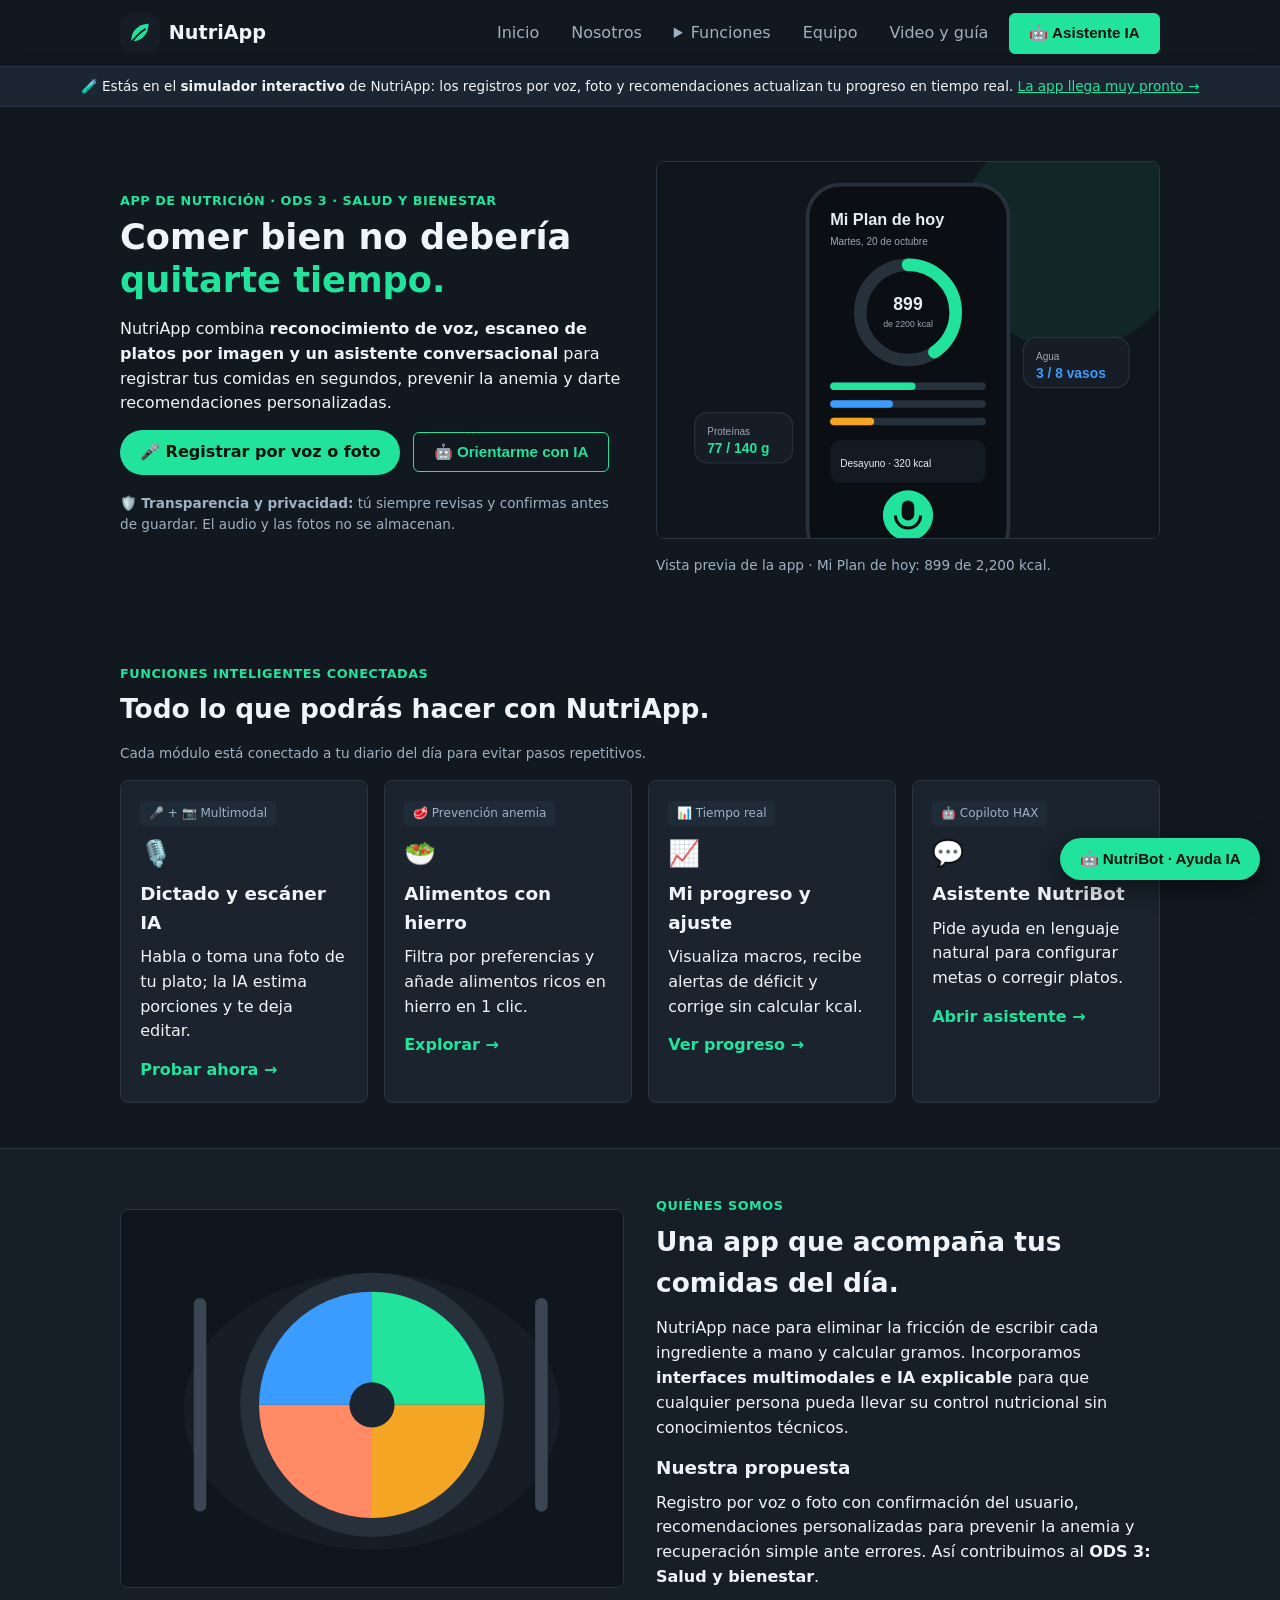
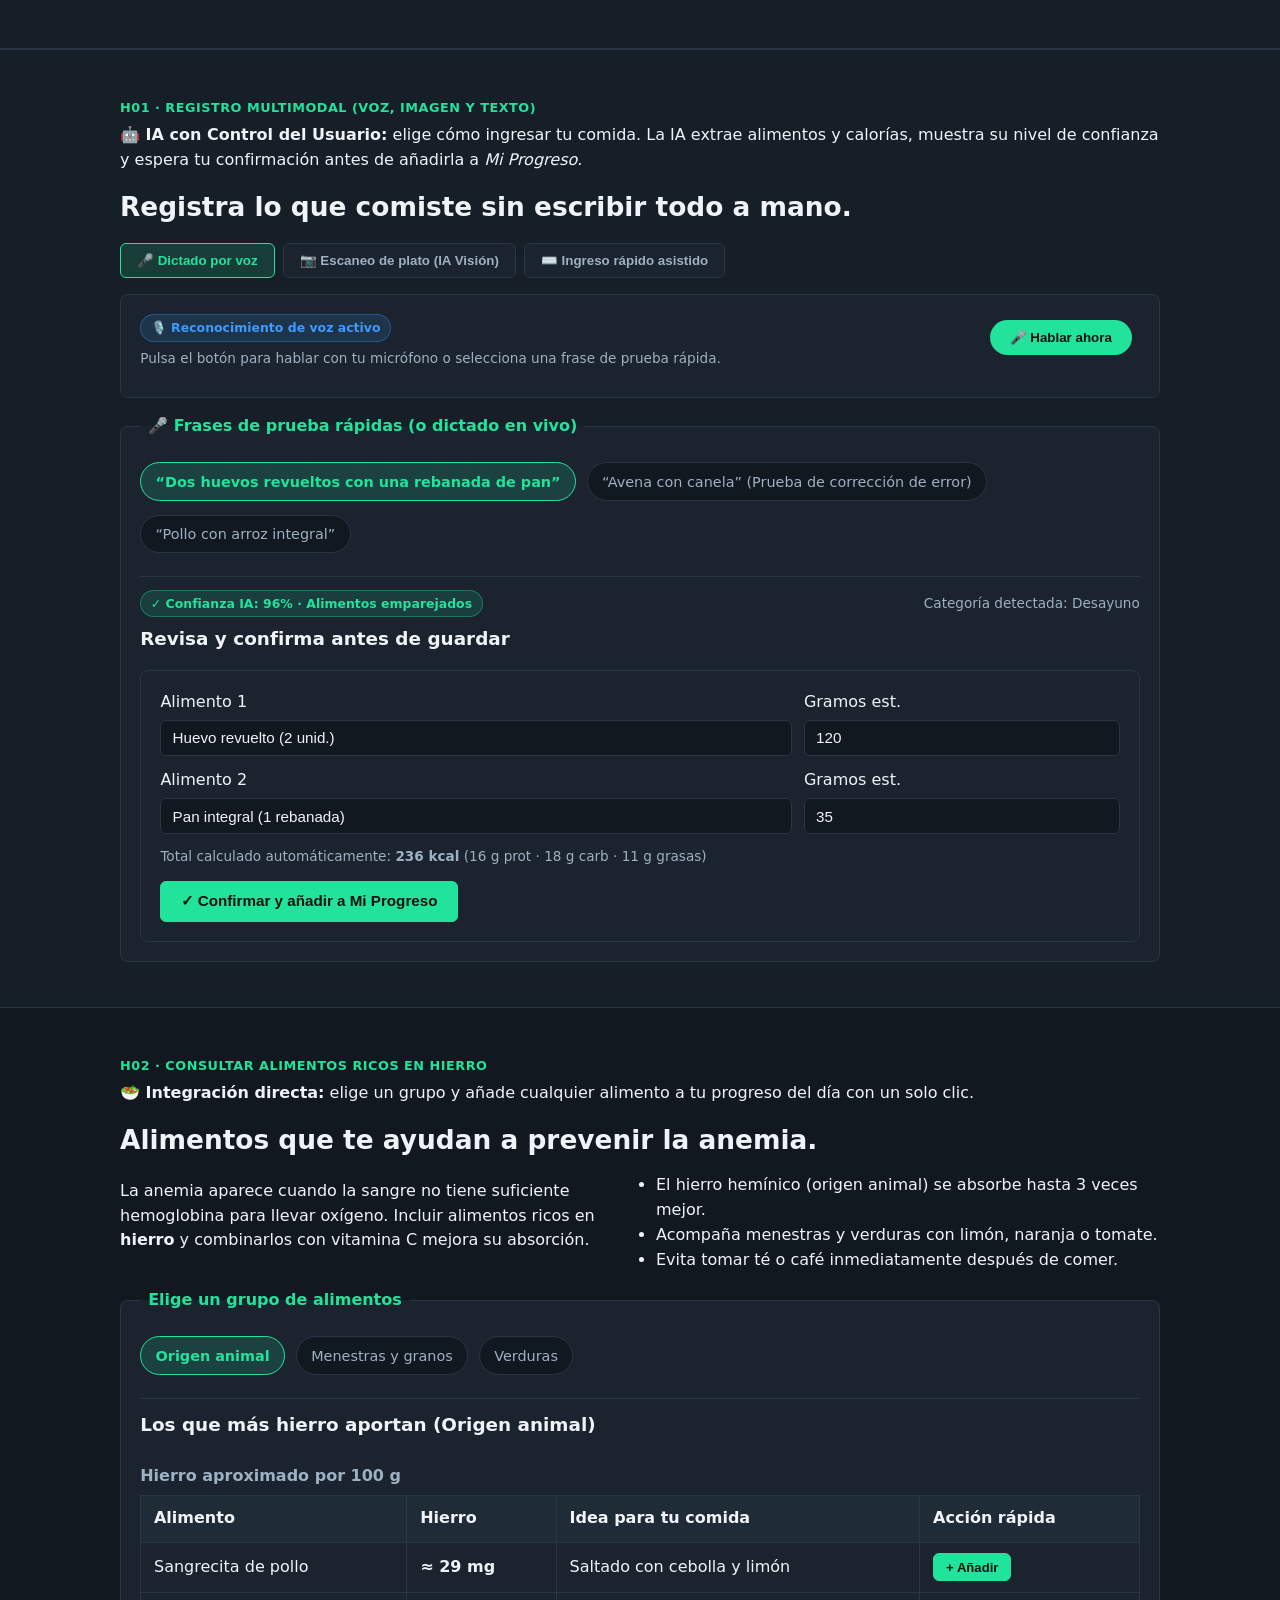
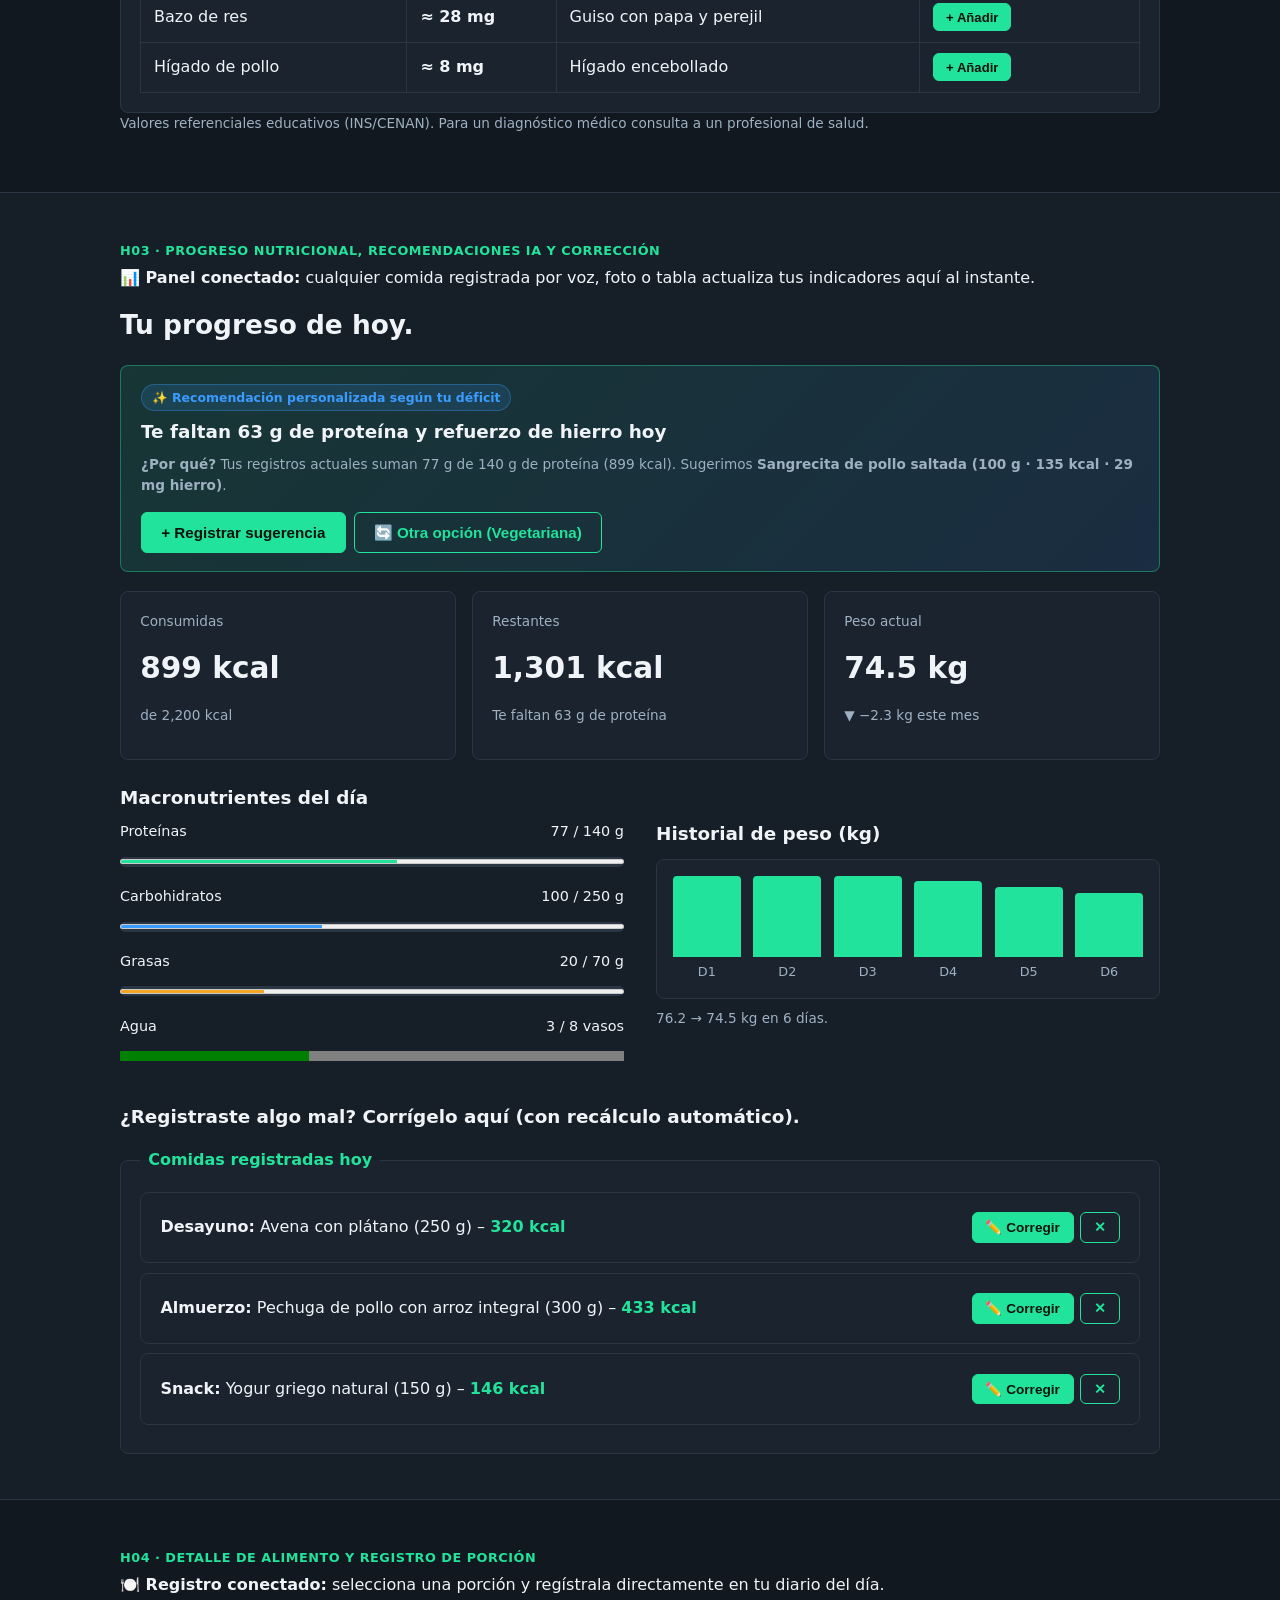
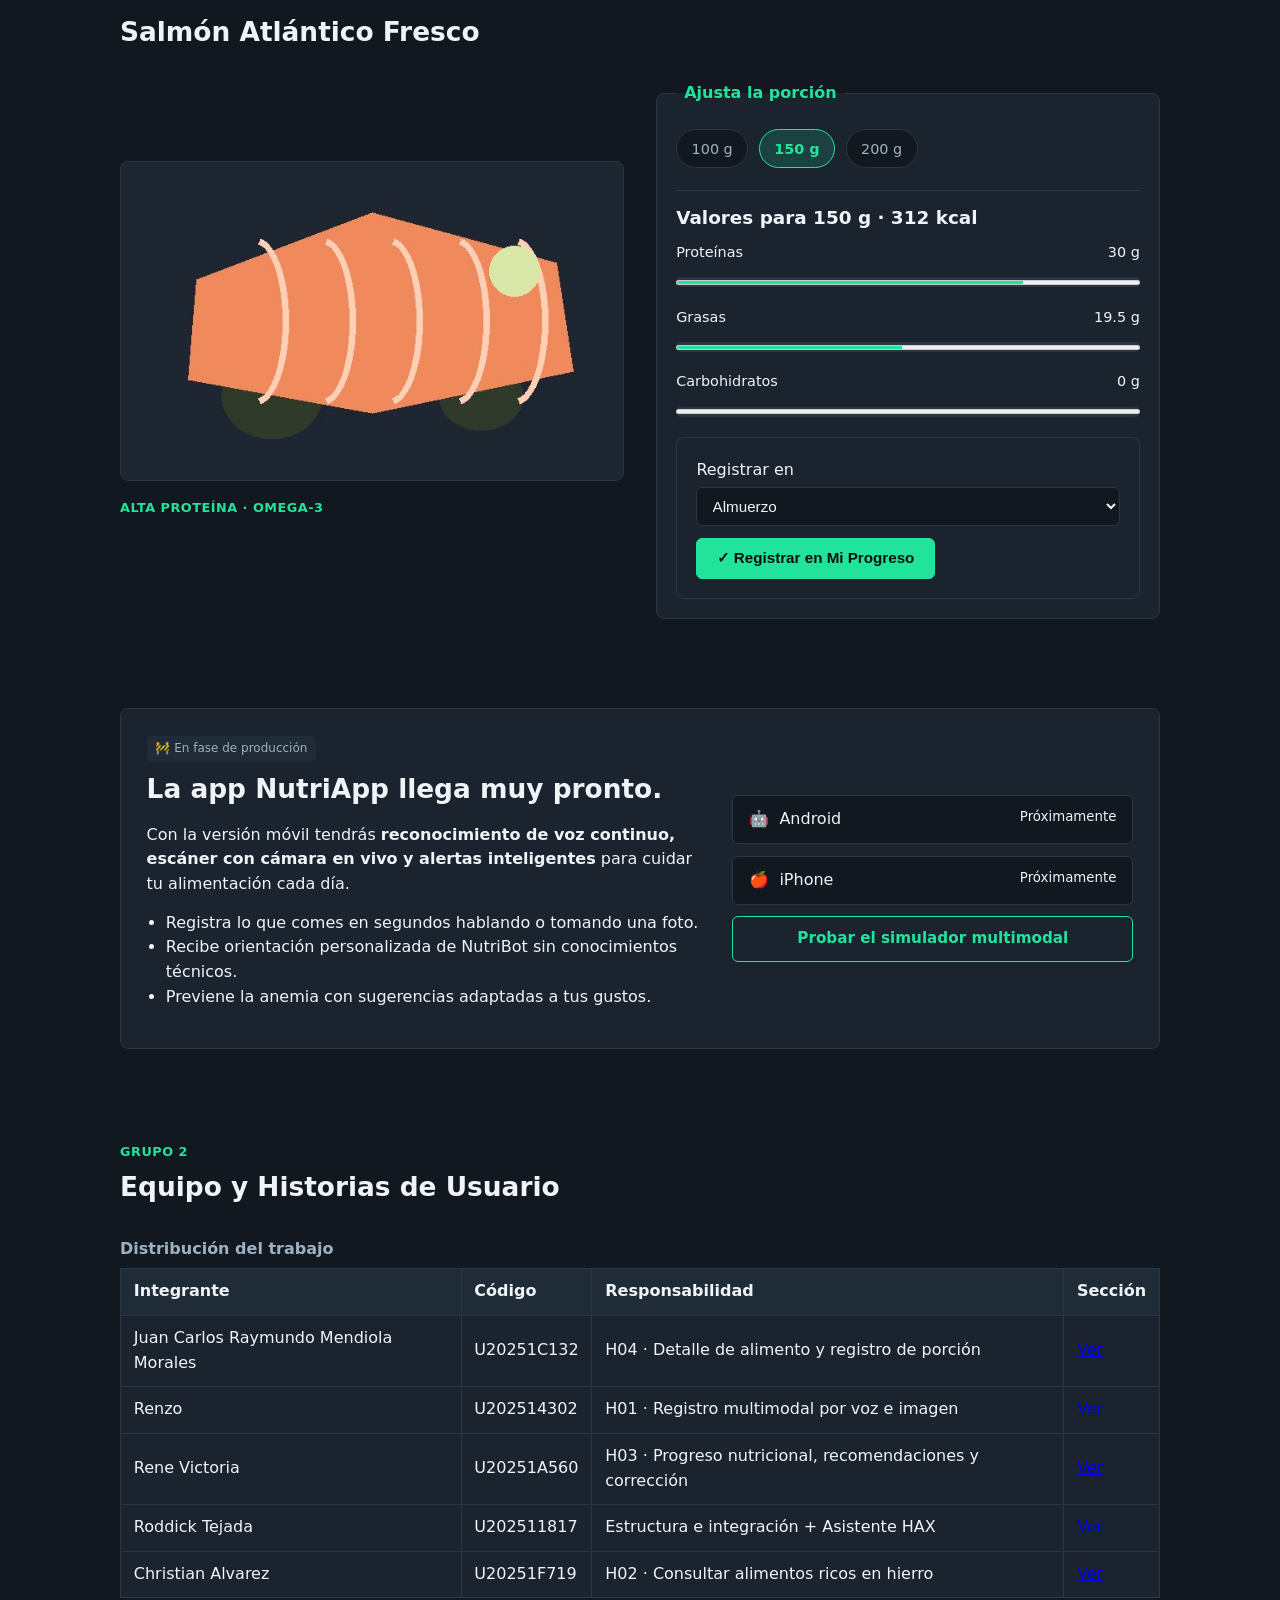
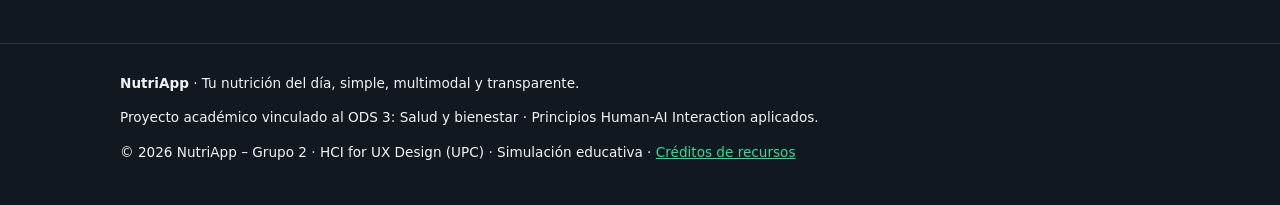
<file: index.html>
<!DOCTYPE html>
<html lang="es">
<head>
  <meta charset="UTF-8">
  <meta name="viewport" content="width=device-width, initial-scale=1.0">
  <title>Inicio | NutriApp · Asistente Nutricional con IA</title>
  <link rel="stylesheet" href="css/estilos.css">
  <link rel="icon" type="image/svg+xml" href="iconos/favicon.svg">
  <script src="js/app.js" defer></script>
  <script src="js/menu.js" defer></script>
</head>
<body>
<a class="saltar" href="#contenido">Saltar al contenido</a>

<!-- ===================================================
     ESTRUCTURA (Integrante 4): header fijo consistente
     =================================================== -->
<header class="cabecera">
  <div class="contenedor barra">
    <a class="marca" href="index.html"><img src="iconos/favicon.svg" alt="" width="40" height="40">NutriApp</a>
        <button type="button" class="btn-hamburguesa" id="btn-hamburguesa" aria-label="Abrir menú de navegación" aria-expanded="false" aria-controls="menu-principal">
      <span class="linea"></span>
      <span class="linea"></span>
      <span class="linea"></span>
    </button>
    <nav id="menu-principal" class="nav-principal" aria-label="Navegación principal">
      <ul class="menu">
        <li><a href="index.html#inicio">Inicio</a></li>
        <li><a href="index.html#nosotros">Nosotros</a></li>
        <li>
          <details class="desplegable">
            <summary>Funciones</summary>
            <ul class="submenu">
              <li><a href="index.html#voz">🎤 Registro multimodal (Voz/Foto)</a></li>
              <li><a href="index.html#hierro">🥩 Alimentos con hierro</a></li>
              <li><a href="index.html#progreso">📊 Mi progreso y corrección</a></li>
              <li><a href="index.html#detalle">🍽️ Detalle de alimento</a></li>
            </ul>
          </details>
        </li>
        <li><a href="index.html#equipo">Equipo</a></li>
        <li><a href="recursos.html">Video y guía</a></li>
        <li><button type="button" class="boton boton-menu" id="btn-abrir-nutribot-nav">🤖 Asistente IA</button></li>
      </ul>
    </nav>
  </div>
</header>

<p class="aviso-sim">🧪 Estás en el <strong>simulador interactivo</strong> de NutriApp: los registros por voz, foto y recomendaciones actualizan tu progreso en tiempo real. <a href="index.html#descargar">La app llega muy pronto →</a></p>

<main id="contenido">

  <!-- ===================================================
       INICIO (Estructura · Integrante 4)
       =================================================== -->
  <section id="inicio" class="hero contenedor dos-columnas" aria-labelledby="titulo">
    <div>
      <p class="etiqueta">App de nutrición · ODS 3 · Salud y bienestar</p>
      <h1 id="titulo">Comer bien no debería <span>quitarte tiempo.</span></h1>
      <p>NutriApp combina <strong>reconocimiento de voz, escaneo de platos por imagen y un asistente conversacional</strong> para registrar tus comidas en segundos, prevenir la anemia y darte recomendaciones personalizadas.</p>
      <a class="microfono" href="#voz">🎤 Registrar por voz o foto</a>
      <button type="button" class="boton boton-sec" id="btn-abrir-nutribot-hero">🤖 Orientarme con IA</button>
      <p class="nota" style="margin-top: 0.6rem;">🛡️ <strong>Transparencia y privacidad:</strong> tú siempre revisas y confirmas antes de guardar. El audio y las fotos no se almacenan.</p>
    </div>
    <figure class="postal">
      <img class="foto" src="imagenes/dashboard.svg" alt="Pantalla de NutriApp con calorías del día, macronutrientes y botón de micrófono" width="400" height="300">
      <figcaption>Vista previa de la app · <span id="hero-resumen-kcal">Mi Plan de hoy: 899 de 2,200 kcal.</span></figcaption>
    </figure>
  </section>

  <!-- FUNCIONES (Estructura) -->
  <section id="funciones" class="seccion contenedor" aria-labelledby="funciones-titulo">
    <p class="etiqueta">Funciones inteligentes conectadas</p>
    <h2 id="funciones-titulo">Todo lo que podrás hacer con NutriApp.</h2>
    <p class="nota">Cada módulo está conectado a tu diario del día para evitar pasos repetitivos.</p>
    <div class="funciones">
      <article class="tarjeta"><span class="chip-sim">🎤 + 📷 Multimodal</span><span class="icono" aria-hidden="true">🎙️</span><h3>Dictado y escáner IA</h3><p>Habla o toma una foto de tu plato; la IA estima porciones y te deja editar.</p><a href="#voz">Probar ahora →</a></article>
      <article class="tarjeta"><span class="chip-sim">🥩 Prevención anemia</span><span class="icono" aria-hidden="true">🥗</span><h3>Alimentos con hierro</h3><p>Filtra por preferencias y añade alimentos ricos en hierro en 1 clic.</p><a href="#hierro">Explorar →</a></article>
      <article class="tarjeta"><span class="chip-sim">📊 Tiempo real</span><span class="icono" aria-hidden="true">📈</span><h3>Mi progreso y ajuste</h3><p>Visualiza macros, recibe alertas de déficit y corrige sin calcular kcal.</p><a href="#progreso">Ver progreso →</a></article>
      <article class="tarjeta"><span class="chip-sim">🤖 Copiloto HAX</span><span class="icono" aria-hidden="true">💬</span><h3>Asistente NutriBot</h3><p>Pide ayuda en lenguaje natural para configurar metas o corregir platos.</p><a href="#progreso" id="link-tarjeta-bot">Abrir asistente →</a></article>
    </div>
  </section>

  <!-- NOSOTROS (Estructura) -->
  <section id="nosotros" class="seccion fondo">
    <div class="contenedor dos-columnas">
      <img class="foto" src="imagenes/plato.svg" alt="Plato dividido en cuatro grupos de alimentos: proteínas, carbohidratos, verduras y frutas" width="400" height="300" loading="lazy">
      <div>
        <p class="etiqueta">Quiénes somos</p>
        <h2>Una app que acompaña tus comidas del día.</h2>
        <p>NutriApp nace para eliminar la fricción de escribir cada ingrediente a mano y calcular gramos. Incorporamos <strong>interfaces multimodales e IA explicable</strong> para que cualquier persona pueda llevar su control nutricional sin conocimientos técnicos.</p>
        <h3>Nuestra propuesta</h3>
        <p>Registro por voz o foto con confirmación del usuario, recomendaciones personalizadas para prevenir la anemia y recuperación simple ante errores. Así contribuimos al <strong>ODS 3: Salud y bienestar</strong>.</p>
      </div>
    </div>
  </section>

  <!-- ===================================================
       H01 · REGISTRO MULTIMODAL DE COMIDAS (VOZ + IMAGEN + TEXTO)
       (Integrante 2 · Mejora SUS Q2, Q4, Q8 y Principios HAX)
       =================================================== -->
  <section id="voz" class="seccion fondo">
    <div class="contenedor">
      <span class="hu">H01 · Registro multimodal (Voz, Imagen y Texto)</span>
      <p class="sim"><strong>🤖 IA con Control del Usuario:</strong> elige cómo ingresar tu comida. La IA extrae alimentos y calorías, muestra su nivel de confianza y espera tu confirmación antes de añadirla a <em>Mi Progreso</em>.</p>
      <h2>Registra lo que comiste sin escribir todo a mano.</h2>

      <!-- Selector de modalidad (Control del usuario - HAX) -->
      <div class="tabs-multimodal" role="tablist" aria-label="Modo de ingreso de comida">
        <button type="button" class="tab-btn activo" data-tab="panel-voz" role="tab" aria-selected="true">🎤 Dictado por voz</button>
        <button type="button" class="tab-btn" data-tab="panel-foto" role="tab" aria-selected="false">📷 Escaneo de plato (IA Visión)</button>
        <button type="button" class="tab-btn" data-tab="panel-manual" role="tab" aria-selected="false">⌨️ Ingreso rápido asistido</button>
      </div>

      <!-- PANEL 1: RECONOCIMIENTO DE VOZ (Real Web Speech API + Ejemplos guiados) -->
      <div id="panel-voz" class="panel-multimodal activo">
        <div class="tarjeta" style="margin-bottom: 1rem;">
          <div style="display: flex; justify-content: space-between; align-items: center; flex-wrap: wrap; gap: 0.7rem;">
            <div>
              <span class="badge-ia">🎙️ Reconocimiento de voz activo</span>
              <p class="nota" style="margin-top: 0.35rem; margin-bottom: 0;">Pulsa el botón para hablar con tu micrófono o selecciona una frase de prueba rápida.</p>
            </div>
            <button type="button" id="btn-microfono-real" class="microfono" style="border: none; cursor: pointer;">🎤 Hablar ahora</button>
          </div>
          <p id="estado-voz-real" class="nota" style="margin-top: 0.6rem; margin-bottom: 0;"></p>
        </div>

        <fieldset class="orientador">
          <legend>🎤 Frases de prueba rápidas (o dictado en vivo)</legend>
          <input type="radio" name="dictado" id="d-huevos" checked><label for="d-huevos">“Dos huevos revueltos con una rebanada de pan”</label>
          <input type="radio" name="dictado" id="d-avena"><label for="d-avena">“Avena con canela” (Prueba de corrección de error)</label>
          <input type="radio" name="dictado" id="d-pollo"><label for="d-pollo">“Pollo con arroz integral”</label>

          <div class="resultados">
            <!-- Escenario 1: Alta confianza -->
            <div class="respuesta r-huevos">
              <div style="display: flex; justify-content: space-between; align-items: center; flex-wrap: wrap; gap: 0.5rem; margin-bottom: 0.5rem;">
                <span class="badge-confianza">✓ Confianza IA: 96% · Alimentos emparejados</span>
                <span class="nota">Categoría detectada: Desayuno</span>
              </div>
              <h3>Revisa y confirma antes de guardar</h3>
              <form class="formulario form-registro-directo" data-categoria="Desayuno" data-kcal="236" data-pro="16" data-carb="18" data-gra="11">
                <div class="fila">
                  <div class="campo"><label for="h1a">Alimento 1</label><input id="h1a" type="text" value="Huevo revuelto (2 unid.)" required></div>
                  <div class="campo"><label for="h1b">Gramos est.</label><input id="h1b" type="number" value="120" min="1" max="1000" required></div>
                </div>
                <div class="fila">
                  <div class="campo"><label for="h1c">Alimento 2</label><input id="h1c" type="text" value="Pan integral (1 rebanada)" required></div>
                  <div class="campo"><label for="h1d">Gramos est.</label><input id="h1d" type="number" value="35" min="1" max="1000" required></div>
                </div>
                <p class="nota">Total calculado automáticamente: <strong>236 kcal</strong> (16 g prot · 18 g carb · 11 g grasas)</p>
                <button type="submit" class="boton">✓ Confirmar y añadir a Mi Progreso</button>
              </form>
            </div>

            <!-- Escenario 2: Recuperación ante errores (HAX Error Recovery) -->
            <div class="respuesta r-avena">
              <div style="display: flex; justify-content: space-between; align-items: center; flex-wrap: wrap; gap: 0.5rem; margin-bottom: 0.5rem;">
                <span class="badge-alerta">⚠️ Baja confianza fonética (62%) · Revisar palabra</span>
                <span class="nota">Categoría detectada: Desayuno</span>
              </div>
              <h3>¿Dijiste “canela” o “panela”?</h3>
              <p class="alerta">La IA detectó ambigüedad en el segundo ingrediente. Toca la opción correcta para corregir en 1 clic sin volver a dictar:</p>
              <div class="chips-error" aria-label="Sugerencias rápidas de corrección">
                <button type="button" class="chip-opcion" data-target="h2c" data-val="Canela molida" data-kcal-target="kcal-avena" data-new-kcal="155">✓ Canela molida (155 kcal)</button>
                <button type="button" class="chip-opcion" data-target="h2c" data-val="Panela granulada" data-kcal-target="kcal-avena" data-new-kcal="185">Panela granulada (185 kcal)</button>
                <button type="button" class="chip-opcion" data-target="h2c" data-val="Vainilla" data-kcal-target="kcal-avena" data-new-kcal="152">Vainilla (152 kcal)</button>
              </div>
              <form class="formulario form-registro-directo" id="form-avena-voz" data-categoria="Desayuno" data-kcal="185" data-pro="5" data-carb="32" data-gra="3">
                <div class="fila">
                  <div class="campo"><label for="h2a">Alimento 1</label><input id="h2a" type="text" value="Avena cocida" required></div>
                  <div class="campo"><label for="h2b">Gramos</label><input id="h2b" type="number" value="150" min="1" max="1000" required></div>
                </div>
                <div class="fila">
                  <div class="campo"><label for="h2c">Alimento 2 (resaltado para revisión)</label><input id="h2c" class="campo-dudoso" type="text" value="Panela" required></div>
                  <div class="campo"><label for="h2d">Gramos</label><input id="h2d" type="number" value="5" min="1" max="1000" required></div>
                </div>
                <p class="nota">Total recalculado: <strong id="kcal-avena">185</strong> <strong>kcal</strong></p>
                <button type="submit" class="boton">✓ Confirmar y añadir a Mi Progreso</button>
              </form>
            </div>

            <!-- Escenario 3: Almuerzo -->
            <div class="respuesta r-pollo">
              <div style="display: flex; justify-content: space-between; align-items: center; flex-wrap: wrap; gap: 0.5rem; margin-bottom: 0.5rem;">
                <span class="badge-confianza">✓ Confianza IA: 94% · Alimentos emparejados</span>
                <span class="nota">Categoría detectada: Almuerzo</span>
              </div>
              <h3>Revisa y confirma antes de guardar</h3>
              <form class="formulario form-registro-directo" data-categoria="Almuerzo" data-kcal="433" data-pro="50" data-carb="38" data-gra="7">
                <div class="fila">
                  <div class="campo"><label for="h3a">Alimento 1</label><input id="h3a" type="text" value="Pechuga de pollo a la plancha" required></div>
                  <div class="campo"><label for="h3b">Gramos est.</label><input id="h3b" type="number" value="150" min="1" max="1000" required></div>
                </div>
                <div class="fila">
                  <div class="campo"><label for="h3c">Alimento 2</label><input id="h3c" type="text" value="Arroz integral cocido" required></div>
                  <div class="campo"><label for="h3d">Gramos est.</label><input id="h3d" type="number" value="150" min="1" max="1000" required></div>
                </div>
                <p class="nota">Total calculado automáticamente: <strong>433 kcal</strong> (50 g prot · 38 g carb · 7 g grasas)</p>
                <button type="submit" class="boton">✓ Confirmar y añadir a Mi Progreso</button>
              </form>
            </div>
          </div>
        </fieldset>
      </div>

      <!-- PANEL 2: RECONOCIMIENTO DE IMÁGENES (IA Visión) -->
      <div id="panel-foto" class="panel-multimodal">
        <div class="formulario">
          <div style="display: flex; justify-content: space-between; align-items: center; flex-wrap: wrap; gap: 0.5rem; margin-bottom: 0.8rem;">
            <span class="badge-ia">📷 Visión por Computadora · Estimación de volumen</span>
            <span class="nota">Privacidad: la imagen se procesa localmente y no se guarda</span>
          </div>
          <h3>Sube una foto de tu plato o prueba un escaneo de ejemplo</h3>
          <p class="nota">La IA detecta los alimentos visibles y estima su peso en gramos para evitarte cálculos manuales.</p>
          <div style="display: flex; gap: 0.6rem; flex-wrap: wrap; margin: 0.8rem 0;">
            <label class="boton" for="input-foto-plato" style="cursor: pointer;">📸 Seleccionar foto de comida</label>
            <input type="file" id="input-foto-plato" accept="image/*" style="display: none;">
            <button type="button" class="boton boton-ia" id="btn-simular-foto-sangrecita">🧪 Simular foto: Sangrecita con papa y limón</button>
            <button type="button" class="boton boton-ia" id="btn-simular-foto-salmon">🧪 Simular foto: Salmón con ensalada</button>
          </div>
          <div id="resultado-escaneo-foto" style="display: none; margin-top: 1rem; padding-top: 1rem; border-top: 1px solid var(--borde);">
            <span class="badge-confianza" id="foto-badge-confianza">✓ Detección visual: 91% de confianza</span>
            <h4 id="foto-titulo-detectado" style="margin: 0.5rem 0;">Plato detectado</h4>
            <p class="nota" id="foto-explicacion-ia">Estimación basada en área del plato estándar (24 cm).</p>
            <form id="form-confirmar-foto" class="formulario" style="background: var(--fondo);">
              <div class="fila">
                <div class="campo"><label for="foto-alimento">Alimento detectado (editable)</label><input id="foto-alimento" type="text" required></div>
                <div class="campo"><label for="foto-gramos">Gramos estimados</label><input id="foto-gramos" type="number" min="1" max="1500" required></div>
              </div>
              <p class="nota">Nutrientes estimados: <strong id="foto-resumen-nutrientes">0 kcal</strong></p>
              <button type="submit" class="boton">✓ Confirmar y añadir a Mi Progreso</button>
            </form>
          </div>
        </div>
      </div>

      <!-- PANEL 3: INGRESO RÁPIDO ASISTIDO (Fallback accesible) -->
      <div id="panel-manual" class="panel-multimodal">
        <form id="form-ingreso-rapido" class="formulario">
          <span class="badge-confianza">⌨️ Autocompletado nutricional inteligente</span>
          <h3 style="margin-top: 0.4rem;">Escribe el alimento y la porción; NutriApp calcula las calorías</h3>
          <div class="fila-tres">
            <div class="campo">
              <label for="rapido-alimento">Alimento</label>
              <input id="rapido-alimento" type="text" placeholder="Ej. Lentejas guisadas con ensalada" required>
            </div>
            <div class="campo">
              <label for="rapido-gramos">Gramos</label>
              <input id="rapido-gramos" type="number" value="200" min="10" max="1500" required>
            </div>
            <div class="campo">
              <label for="rapido-categoria">Momento</label>
              <select id="rapido-categoria">
                <option>Desayuno</option>
                <option selected>Almuerzo</option>
                <option>Cena</option>
                <option>Snack</option>
              </select>
            </div>
          </div>
          <button type="submit" class="boton">✓ Calcular y registrar en Mi Progreso</button>
        </form>
      </div>
    </div>
  </section>

  <!-- ===================================================
       H02 · CONSULTAR ALIMENTOS RICOS EN HIERRO (Integrante 5)
       Conectado directamente al diario (Soluciona Q5 SUS)
       =================================================== -->
  <section id="hierro" class="seccion contenedor">
    <span class="hu">H02 · Consultar alimentos ricos en hierro</span>
    <p class="sim"><strong>🥗 Integración directa:</strong> elige un grupo y añade cualquier alimento a tu progreso del día con un solo clic.</p>
    <h2>Alimentos que te ayudan a prevenir la anemia.</h2>
    <div class="dos-columnas">
      <div>
        <p>La anemia aparece cuando la sangre no tiene suficiente hemoglobina para llevar oxígeno. Incluir alimentos ricos en <strong>hierro</strong> y combinarlos con vitamina C mejora su absorción.</p>
      </div>
      <ul>
        <li>El hierro hemínico (origen animal) se absorbe hasta 3 veces mejor.</li>
        <li>Acompaña menestras y verduras con limón, naranja o tomate.</li>
        <li>Evita tomar té o café inmediatamente después de comer.</li>
      </ul>
    </div>
    <fieldset class="orientador">
      <legend>Elige un grupo de alimentos</legend>
      <input type="radio" name="grupo" id="g-animal" checked><label for="g-animal">Origen animal</label>
      <input type="radio" name="grupo" id="g-legumbres"><label for="g-legumbres">Menestras y granos</label>
      <input type="radio" name="grupo" id="g-verduras"><label for="g-verduras">Verduras</label>
      <div class="resultados">
        <div class="respuesta r-animal">
          <h3>Los que más hierro aportan (Origen animal)</h3>
          <div class="tabla-scroll"><table>
            <caption>Hierro aproximado por 100 g</caption>
            <thead><tr><th scope="col">Alimento</th><th scope="col">Hierro</th><th scope="col">Idea para tu comida</th><th scope="col">Acción rápida</th></tr></thead>
            <tbody>
              <tr><td>Sangrecita de pollo</td><td><strong>≈ 29 mg</strong></td><td>Saltado con cebolla y limón</td><td><button type="button" class="boton btn-add-hierro" style="padding: 0.35rem 0.75rem; font-size: 0.82rem;" data-nombre="Sangrecita de pollo (100g)" data-gramos="100" data-kcal="135" data-pro="22" data-carb="2" data-gra="4">+ Añadir</button></td></tr>
              <tr><td>Bazo de res</td><td><strong>≈ 28 mg</strong></td><td>Guiso con papa y perejil</td><td><button type="button" class="boton btn-add-hierro" style="padding: 0.35rem 0.75rem; font-size: 0.82rem;" data-nombre="Bazo de res guisado (100g)" data-gramos="100" data-kcal="142" data-pro="24" data-carb="1" data-gra="4">+ Añadir</button></td></tr>
              <tr><td>Hígado de pollo</td><td><strong>≈ 8 mg</strong></td><td>Hígado encebollado</td><td><button type="button" class="boton btn-add-hierro" style="padding: 0.35rem 0.75rem; font-size: 0.82rem;" data-nombre="Hígado de pollo (100g)" data-gramos="100" data-kcal="167" data-pro="24" data-carb="1" data-gra="6">+ Añadir</button></td></tr>
            </tbody>
          </table></div>
        </div>
        <div class="respuesta r-legumbres">
          <h3>Opciones vegetales para tu almuerzo</h3>
          <div class="tabla-scroll"><table>
            <caption>Hierro aproximado por 100 g</caption>
            <thead><tr><th scope="col">Alimento</th><th scope="col">Hierro</th><th scope="col">Combínalo con</th><th scope="col">Acción rápida</th></tr></thead>
            <tbody>
              <tr><td>Lentejas</td><td><strong>≈ 7 mg</strong></td><td>Ensalada con limón</td><td><button type="button" class="boton btn-add-hierro" style="padding: 0.35rem 0.75rem; font-size: 0.82rem;" data-nombre="Lentejas con limón (150g)" data-gramos="150" data-kcal="175" data-pro="13" data-carb="30" data-gra="1">+ Añadir</button></td></tr>
              <tr><td>Garbanzos</td><td><strong>≈ 6 mg</strong></td><td>Tomate y pimiento</td><td><button type="button" class="boton btn-add-hierro" style="padding: 0.35rem 0.75rem; font-size: 0.82rem;" data-nombre="Garbanzos guisados (150g)" data-gramos="150" data-kcal="210" data-pro="11" data-carb="35" data-gra="3">+ Añadir</button></td></tr>
              <tr><td>Quinua</td><td><strong>≈ 5 mg</strong></td><td>Jugo de naranja natural</td><td><button type="button" class="boton btn-add-hierro" style="padding: 0.35rem 0.75rem; font-size: 0.82rem;" data-nombre="Quinua cocida (150g)" data-gramos="150" data-kcal="180" data-pro="7" data-carb="32" data-gra="3">+ Añadir</button></td></tr>
            </tbody>
          </table></div>
        </div>
        <div class="respuesta r-verduras">
          <h3>Verduras de hoja verde</h3>
          <div class="tabla-scroll"><table>
            <caption>Hierro aproximado por 100 g</caption>
            <thead><tr><th scope="col">Alimento</th><th scope="col">Hierro</th><th scope="col">Combínalo con</th><th scope="col">Acción rápida</th></tr></thead>
            <tbody>
              <tr><td>Espinaca</td><td><strong>≈ 3 mg</strong></td><td>Jugo de limón</td><td><button type="button" class="boton btn-add-hierro" style="padding: 0.35rem 0.75rem; font-size: 0.82rem;" data-nombre="Ensalada de espinaca y limón (100g)" data-gramos="100" data-kcal="35" data-pro="3" data-carb="4" data-gra="0">+ Añadir</button></td></tr>
              <tr><td>Acelga</td><td><strong>≈ 2 mg</strong></td><td>Huevo sancochado</td><td><button type="button" class="boton btn-add-hierro" style="padding: 0.35rem 0.75rem; font-size: 0.82rem;" data-nombre="Saltado de acelga (100g)" data-gramos="100" data-kcal="45" data-pro="2" data-carb="5" data-gra="2">+ Añadir</button></td></tr>
              <tr><td>Brócoli</td><td><strong>≈ 1 mg</strong></td><td>Pimiento rojo</td><td><button type="button" class="boton btn-add-hierro" style="padding: 0.35rem 0.75rem; font-size: 0.82rem;" data-nombre="Brócoli al vapor (100g)" data-gramos="100" data-kcal="34" data-pro="3" data-carb="7" data-gra="0">+ Añadir</button></td></tr>
            </tbody>
          </table></div>
        </div>
      </div>
    </fieldset>
    <p class="nota">Valores referenciales educativos (INS/CENAN). Para un diagnóstico médico consulta a un profesional de salud.</p>
  </section>

  <!-- ===================================================
       H03 · PROGRESO NUTRICIONAL, RECOMENDACIONES IA Y CORRECCIÓN
       (Integrante 3 · Mejora SUS Q4, Q5, Q9)
       =================================================== -->
  <section id="progreso" class="seccion fondo">
    <div class="contenedor">
      <span class="hu">H03 · Progreso nutricional, recomendaciones IA y corrección</span>
      <p class="sim"><strong>📊 Panel conectado:</strong> cualquier comida registrada por voz, foto o tabla actualiza tus indicadores aquí al instante.</p>
      <h2>Tu progreso de hoy.</h2>

      <!-- Tarjeta de Recomendación Personalizada Explicable (HAX Transparency + Personalization) -->
      <div class="banner-recomendacion" id="caja-recomendacion-ia">
        <div>
          <span class="badge-ia">✨ Recomendación personalizada según tu déficit</span>
          <h3 id="rec-titulo" style="margin-top: 0.4rem;">Te faltan 63 g de proteína y refuerzo de hierro hoy</h3>
          <p id="rec-explicacion" class="nota" style="margin-bottom: 0;"><strong>¿Por qué?</strong> Tus comidas registradas suman 77 g de 140 g de proteína. Sugerimos <strong>Sangrecita de pollo saltada (100 g · 135 kcal · 29 mg hierro)</strong> para cubrir proteína y prevenir anemia.</p>
        </div>
        <div style="display: flex; gap: 0.5rem; flex-wrap: wrap;">
          <button type="button" class="boton" id="btn-aceptar-recomendacion">+ Registrar sugerencia</button>
          <button type="button" class="boton boton-sec" id="btn-cambiar-recomendacion">🔄 Otra opción (Vegetariana)</button>
        </div>
      </div>

      <div class="resumen">
        <article class="tarjeta"><p class="nota">Consumidas</p><p class="cifra">899 kcal</p><p class="nota">de 2,200 kcal</p></article>
        <article class="tarjeta"><p class="nota">Restantes</p><p class="cifra">1,301 kcal</p><p class="nota">Te faltan 63 g de proteína</p></article>
        <article class="tarjeta"><p class="nota">Peso actual</p><p class="cifra">74.5 kg</p><p class="nota">▼ −2.3 kg este mes</p></article>
      </div>
      <div class="dos-columnas" style="margin-top: 1.5rem;">
        <div>
          <h3>Macronutrientes del día</h3>
          <div class="dato"><label for="m-pro"><span>Proteínas</span><span>77 / 140 g</span></label><meter id="m-pro" min="0" max="140" value="77">77 g</meter></div>
          <div class="dato"><label for="m-carb"><span>Carbohidratos</span><span>100 / 250 g</span></label><meter id="m-carb" min="0" max="250" value="100">100 g</meter></div>
          <div class="dato"><label for="m-gra"><span>Grasas</span><span>20 / 70 g</span></label><meter id="m-gra" min="0" max="70" value="20">20 g</meter></div>
          <div class="dato"><label for="agua"><span>Agua</span><span>3 / 8 vasos</span></label><progress id="agua" max="8" value="3">3 de 8</progress></div>
        </div>
        <div>
          <h3>Historial de peso (kg)</h3>
          <ul class="barras" aria-label="Peso de los últimos 6 días">
            <li><span style="height:90%"></span>D1</li>
            <li><span style="height:84%"></span>D2</li>
            <li><span style="height:78%"></span>D3</li>
            <li><span style="height:72%"></span>D4</li>
            <li><span style="height:66%"></span>D5</li>
            <li><span style="height:60%"></span>D6</li>
          </ul>
          <p class="nota">76.2 → 74.5 kg en 6 días.</p>
        </div>
      </div>

      <h3 style="margin-top: 1.5rem;">¿Registraste algo mal? Corrígelo aquí (con recálculo automático).</h3>
      <fieldset class="orientador" id="seccion-correccion">
        <legend>Comidas registradas hoy</legend>
        <div id="lista-comidas-registradas"></div>

        <!-- Formulario de edición asistida: recalcula calorías automáticamente al cambiar gramos -->
        <form id="form-corregir-comida" class="formulario" style="display: none; margin-top: 1rem;">
          <input type="hidden" id="edit-comida-id">
          <p class="nota">💡 Al modificar los <strong>gramos</strong>, NutriApp recalcula las calorías automáticamente para que no tengas que calcularlas.</p>
          <div class="fila-tres">
            <div class="campo">
              <label for="edit-nombre">Alimento</label>
              <input id="edit-nombre" type="text" required>
            </div>
            <div class="campo">
              <label for="edit-gramos">Gramos</label>
              <input id="edit-gramos" type="number" min="1" max="2000" required>
            </div>
            <div class="campo">
              <label for="edit-kcal">Calorías (auto-calculadas)</label>
              <input id="edit-kcal" type="number" min="0" max="3000" required>
            </div>
          </div>
          <div style="display: flex; gap: 0.5rem; margin-top: 0.5rem;">
            <button type="submit" class="boton">✓ Guardar Cambios</button>
            <button type="button" id="btn-cancelar-edit" class="boton boton-sec">Cancelar</button>
          </div>
        </form>
      </fieldset>
    </div>
  </section>

  <!-- ===================================================
       H04 · DETALLE DE ALIMENTO: AJUSTAR PORCIÓN Y REGISTRAR
       (Integrante 1: Juan Carlos Mendiola – U20251C132)
       =================================================== -->
  <section id="detalle" class="seccion contenedor">
    <span class="hu">H04 · Detalle de alimento y registro de porción</span>
    <p class="sim"><strong>🍽️ Registro conectado:</strong> selecciona una porción y regístrala directamente en tu diario del día.</p>
    <h2>Salmón Atlántico Fresco</h2>
    <div class="dos-columnas">
      <figure class="postal">
        <img class="foto" src="imagenes/salmon.jpg" alt="Ilustración de un filete de salmón" width="600" height="380" loading="lazy">
        <figcaption><span class="hu">ALTA PROTEÍNA · OMEGA-3</span></figcaption>
      </figure>
      <fieldset class="orientador">
        <legend>Ajusta la porción</legend>
        <input type="radio" name="porcion" id="p100"><label for="p100">100 g</label>
        <input type="radio" name="porcion" id="p150" checked><label for="p150">150 g</label>
        <input type="radio" name="porcion" id="p200"><label for="p200">200 g</label>
        <div class="resultados">
          <div class="respuesta r-100">
            <h3>Valores para 100 g · 208 kcal</h3>
            <div class="dato"><label for="v1"><span>Proteínas</span><span>20 g</span></label><meter id="v1" min="0" max="40" value="20">20 g</meter></div>
            <div class="dato"><label for="v2"><span>Grasas</span><span>13 g</span></label><meter id="v2" min="0" max="40" value="13">13 g</meter></div>
            <div class="dato"><label for="v3"><span>Carbohidratos</span><span>0 g</span></label><meter id="v3" min="0" max="40" value="0">0 g</meter></div>
          </div>
          <div class="respuesta r-150">
            <h3>Valores para 150 g · 312 kcal</h3>
            <div class="dato"><label for="v4"><span>Proteínas</span><span>30 g</span></label><meter id="v4" min="0" max="40" value="30">30 g</meter></div>
            <div class="dato"><label for="v5"><span>Grasas</span><span>19.5 g</span></label><meter id="v5" min="0" max="40" value="19.5">19.5 g</meter></div>
            <div class="dato"><label for="v6"><span>Carbohidratos</span><span>0 g</span></label><meter id="v6" min="0" max="40" value="0">0 g</meter></div>
          </div>
          <div class="respuesta r-200">
            <h3>Valores para 200 g · 416 kcal</h3>
            <div class="dato"><label for="v7"><span>Proteínas</span><span>40 g</span></label><meter id="v7" min="0" max="40" value="40">40 g</meter></div>
            <div class="dato"><label for="v8"><span>Grasas</span><span>26 g</span></label><meter id="v8" min="0" max="40" value="26">26 g</meter></div>
            <div class="dato"><label for="v9"><span>Carbohidratos</span><span>0 g</span></label><meter id="v9" min="0" max="40" value="0">0 g</meter></div>
          </div>
          <form id="form-detalle-salmon" class="formulario">
            <label for="comida">Registrar en</label>
            <select id="comida" required>
              <option value="">Elige una comida</option>
              <option>Desayuno</option><option selected>Almuerzo</option><option>Cena</option><option>Snack</option>
            </select>
            <button type="submit" class="boton" style="margin-top: 0.75rem;">✓ Registrar en Mi Progreso</button>
          </form>
        </div>
      </fieldset>
    </div>
  </section>

  <!-- DESCARGA (Estructura) -->
  <section id="descargar" class="seccion contenedor">
    <div class="descarga">
      <div>
        <span class="chip-pronto">🚧 En fase de producción</span>
        <h2>La app NutriApp llega muy pronto.</h2>
        <p>Con la versión móvil tendrás <strong>reconocimiento de voz continuo, escáner con cámara en vivo y alertas inteligentes</strong> para cuidar tu alimentación cada día.</p>
        <ul class="beneficios">
          <li>Registra lo que comes en segundos hablando o tomando una foto.</li>
          <li>Recibe orientación personalizada de NutriBot sin conocimientos técnicos.</li>
          <li>Previene la anemia con sugerencias adaptadas a tus gustos.</li>
        </ul>
      </div>
      <div class="tiendas" aria-label="Disponibilidad de la app">
        <span class="tienda"><span>🤖 &nbsp;Android</span><small>Próximamente</small></span>
        <span class="tienda"><span>🍎 &nbsp;iPhone</span><small>Próximamente</small></span>
        <a class="boton boton-sec" href="#voz">Probar el simulador multimodal</a>
      </div>
    </div>
  </section>

  <!-- EQUIPO (Estructura) -->
  <section id="equipo" class="seccion contenedor">
    <p class="etiqueta">Grupo 2</p>
    <h2>Equipo y Historias de Usuario</h2>
    <div class="tabla-scroll"><table>
      <caption>Distribución del trabajo</caption>
      <thead><tr><th scope="col">Integrante</th><th scope="col">Código</th><th scope="col">Responsabilidad</th><th scope="col">Sección</th></tr></thead>
      <tbody>
        <tr><td>Juan Carlos Raymundo Mendiola Morales</td><td>U20251C132</td><td>H04 · Detalle de alimento y registro de porción</td><td><a href="#detalle">Ver</a></td></tr>
        <tr><td>Renzo</td><td>U202514302</td><td>H01 · Registro multimodal por voz e imagen</td><td><a href="#voz">Ver</a></td></tr>
        <tr><td>Rene Victoria</td><td>U20251A560</td><td>H03 · Progreso nutricional, recomendaciones y corrección</td><td><a href="#progreso">Ver</a></td></tr>
        <tr><td>Roddick Tejada</td><td>U202511817</td><td>Estructura e integración + Asistente HAX</td><td><a href="#inicio">Ver</a></td></tr>
        <tr><td>Christian Alvarez</td><td>U20251F719</td><td>H02 · Consultar alimentos ricos en hierro</td><td><a href="#hierro">Ver</a></td></tr>
      </tbody>
    </table></div>
  </section>

</main>

<!-- ===================================================
     ASISTENTE CONVERSACIONAL CONTEXTUAL ("NutriBot" - HAX)
     Resuelve SUS Q4 (Ayuda técnica) y Q10 (Curva de aprendizaje)
     =================================================== -->
<button type="button" class="nutribot-toggle" id="btn-toggle-nutribot" aria-expanded="false" aria-controls="panel-nutribot">
  🤖 NutriBot · Ayuda IA
</button>

<aside class="nutribot-panel" id="panel-nutribot" aria-label="Asistente conversacional NutriBot">
  <div class="nutribot-header">
    <div>
      <strong>🤖 NutriBot · Copiloto Nutricional</strong>
      <div class="nota" style="font-size: 0.74rem;">Orientación e ingreso asistido · HAX</div>
    </div>
    <button type="button" id="btn-cerrar-nutribot" style="background:none; border:none; color:var(--texto-secundario); font-size:1.2rem; cursor:pointer;" aria-label="Cerrar asistente">✕</button>
  </div>
  <div class="nutribot-mensajes" id="nutribot-mensajes">
    <div class="msg-bot">
      ¡Hola! Soy <strong>NutriBot</strong>. Puedo orientarte para usar NutriApp sin complicaciones, recomendarte alimentos con hierro o registrar/corregir comidas por ti.<br><br>
      <span class="nota">ℹ️ Mis sugerencias son educativas y no reemplazan consulta médica.</span>
    </div>
  </div>
  <div class="nutribot-sugerencias">
    <button type="button" data-prompt="¿Qué me recomiendas comer hoy?">✨ ¿Qué como hoy?</button>
    <button type="button" data-prompt="Registra 2 huevos con pan">🥚 Registrar desayuno</button>
    <button type="button" data-prompt="Alimentos para prevenir anemia">🥩 Prevenir anemia</button>
    <button type="button" data-prompt="¿Cómo corrijo un error?">✏️ ¿Cómo corrijo?</button>
  </div>
  <form class="nutribot-form" id="form-nutribot">
    <input type="text" id="input-nutribot" placeholder="Escribe o pide algo (ej. Registra pollo)..." required>
    <button type="submit" class="boton" style="padding: 0.5rem 0.85rem;">Enviar</button>
  </form>
</aside>

<!-- Toast de retroalimentación y Recuperación ante Errores (Undo) -->
<div class="toast-hax" id="toast-hax" role="status" aria-live="polite">
  <span id="toast-mensaje">Acción completada</span>
  <button type="button" class="boton boton-sec" id="btn-toast-undo" style="padding: 0.3rem 0.7rem; font-size: 0.82rem; display: none;">↩ Deshacer</button>
</div>

<footer class="pie">
  <div class="contenedor">
    <p><strong>NutriApp</strong> · Tu nutrición del día, simple, multimodal y transparente.</p>
    <p>Proyecto académico vinculado al ODS 3: Salud y bienestar · Principios Human-AI Interaction aplicados.</p>
    <p>© 2026 NutriApp – Grupo 2 · HCI for UX Design (UPC) · Simulación educativa · <a href="FUENTES.txt">Créditos de recursos</a></p>
  </div>
</footer>
</body>
</html>
</file>
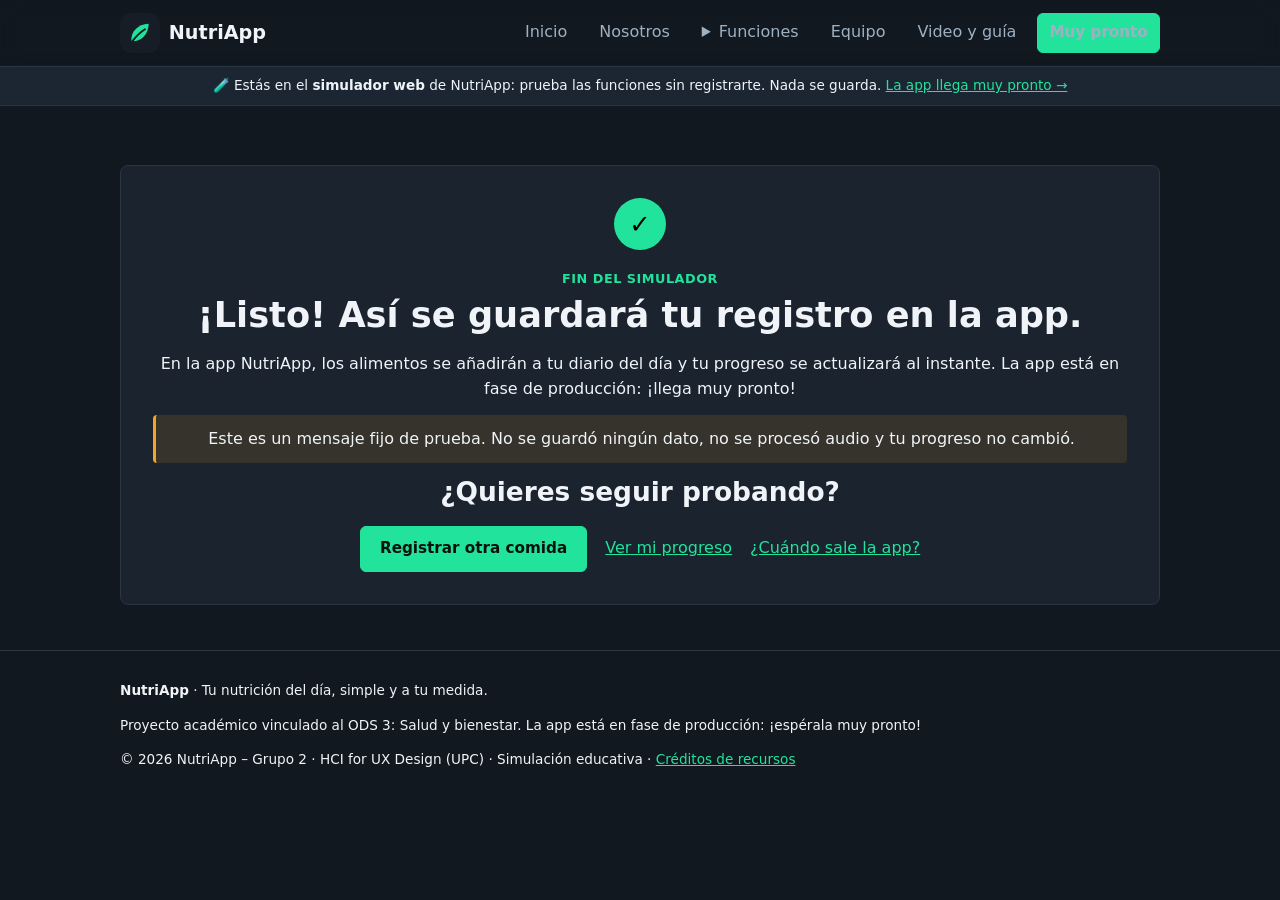
<file: confirmacion.html>
<!DOCTYPE html>
<html lang="es">
<head>
  <meta charset="UTF-8">
  <!-- PASO 1: el navegador usa el ancho real del celular. -->
  <meta name="viewport" content="width=device-width, initial-scale=1.0">
  <title>Registro guardado | NutriApp</title>
  <!-- PASO 2: conectar este HTML con el CSS compartido. -->
  <link rel="stylesheet" href="css/estilos.css">
  <!-- Icono de la pestaña del navegador. -->
  <link rel="icon" type="image/svg+xml" href="iconos/favicon.svg">
  <script src="js/menu.js" defer></script>
</head>
<body>
<a class="saltar" href="#contenido">Saltar al contenido</a>

<!-- ===================================================
     ESTRUCTURA (Integrante 4): header fijo con position: sticky
     =================================================== -->
<header class="cabecera">
  <div class="contenedor barra">
    <a class="marca" href="index.html"><img src="iconos/favicon.svg" alt="" width="40" height="40">NutriApp</a>
    <!-- Menú horizontal con Flexbox -->
        <button type="button" class="btn-hamburguesa" id="btn-hamburguesa" aria-label="Abrir menú de navegación" aria-expanded="false" aria-controls="menu-principal">
      <span class="linea"></span>
      <span class="linea"></span>
      <span class="linea"></span>
    </button>
    <nav id="menu-principal" class="nav-principal" aria-label="Navegación principal">
      <ul class="menu">
        <li><a href="index.html#inicio">Inicio</a></li>
        <li><a href="index.html#nosotros">Nosotros</a></li>
        <li>
          <!-- details abre el submenú con clic, Enter o toque; no necesita JS. -->
          <details class="desplegable">
            <summary>Funciones</summary>
            <!-- Menú vertical desplegable: una opción por HU -->
            <ul class="submenu">
              <li><a href="index.html#voz">🎤 Registro multimodal (Voz/Foto)</a></li>
              <li><a href="index.html#hierro">Alimentos con hierro</a></li>
              <li><a href="index.html#progreso">Mi progreso</a></li>
              <li><a href="index.html#detalle">Detalle de alimento</a></li>
            </ul>
          </details>
        </li>
        <li><a href="index.html#equipo">Equipo</a></li>
        <li><a href="recursos.html">Video y guía</a></li>
        <li><a class="boton boton-menu" href="index.html#descargar">Muy pronto</a></li>
      </ul>
    </nav>
  </div>
</header>

<!-- Aviso global: esta web es la presentación de la app; las funciones son simuladores. -->
<p class="aviso-sim">🧪 Estás en el <strong>simulador web</strong> de NutriApp: prueba las funciones sin registrarte. Nada se guarda. <a href="index.html#descargar">La app llega muy pronto →</a></p>

<!-- Pantalla fija: final del recorrido de prueba -->
<main id="contenido" class="contenedor seccion">
  <section class="confirmacion" aria-labelledby="confirmado">
    <div class="check" aria-hidden="true">✓</div>
    <p class="etiqueta">Fin del simulador</p>
    <h1 id="confirmado">¡Listo! Así se guardará tu registro en la app.</h1>
    <p>En la app NutriApp, los alimentos se añadirán a tu diario del día y tu progreso se actualizará al instante. La app está en fase de producción: ¡llega muy pronto!</p>
    <p class="alerta">Este es un mensaje fijo de prueba. No se guardó ningún dato, no se procesó audio y tu progreso no cambió.</p>
    <h2>¿Quieres seguir probando?</h2>
    <a class="boton" href="index.html#voz">Registrar otra comida</a>
    <a class="enlace" href="index.html#progreso">Ver mi progreso</a>
    <a class="enlace" href="index.html#descargar">¿Cuándo sale la app?</a>
  </section>
</main>

<!-- ESTRUCTURA (Integrante 4): pie compartido -->
<footer class="pie">
  <div class="contenedor">
    <p><strong>NutriApp</strong> · Tu nutrición del día, simple y a tu medida.</p>
    <p>Proyecto académico vinculado al ODS 3: Salud y bienestar. La app está en fase de producción: ¡espérala muy pronto!</p>
    <p>© 2026 NutriApp – Grupo 2 · HCI for UX Design (UPC) · Simulación educativa · <a href="FUENTES.txt">Créditos de recursos</a></p>
  </div>
</footer>
</body>
</html>
</file>
<file: css/estilos.css>
/* ==========================================
   CSS Consistente, Accesible y Multimodal - NutriApp v2
   Mejoras aplicadas según resultados SUS y Principios HAX
   ========================================== */

:root {
  --fondo: #121820;
  --fondo-alt: #161e27;
  --tarjeta: #1a232e;
  --tarjeta-elevada: #202b38;
  --borde: #2a3644;
  --texto: #f0f4f8;
  --texto-secundario: #9eb1c2;
  --verde: #22e39b;
  --acento: #22e39b;
  --azul: #3b9cff;
  --naranja: #f5a524;
  --rojo: #ff6b6b;
  --radio: 8px;
  --transicion: 0.2s ease;
}

* {
  box-sizing: border-box;
  margin: 0;
  padding: 0;
}

html {
  scroll-behavior: smooth;
}

body {
  font-family: system-ui, -apple-system, BlinkMacSystemFont, "Segoe UI", Roboto, sans-serif;
  background-color: var(--fondo);
  color: var(--texto);
  line-height: 1.55;
}

.saltar {
  position: absolute;
  left: -9999px;
}

.saltar:focus {
  position: static;
  display: inline-block;
  padding: 0.5rem 1rem;
  background: var(--verde);
  color: #000;
  font-weight: bold;
}

/* Layout y Contenedor */
.contenedor {
  width: 90%;
  max-width: 1040px;
  margin: 0 auto;
}

.seccion {
  padding: 2.8rem 0;
}

.fondo {
  background-color: var(--fondo-alt);
  border-top: 1px solid var(--borde);
  border-bottom: 1px solid var(--borde);
}

/* Header y Menú Consistente (Q6 SUS) */
.cabecera {
  background-color: rgba(18, 24, 32, 0.96);
  backdrop-filter: blur(8px);
  border-bottom: 1px solid var(--borde);
  position: sticky;
  top: 0;
  z-index: 100;
}

.barra {
  display: flex;
  justify-content: space-between;
  align-items: center;
  padding: 0.8rem 0;
  gap: 1rem;
}

.marca {
  display: flex;
  align-items: center;
  gap: 0.55rem;
  color: var(--texto);
  text-decoration: none;
  font-weight: 700;
  font-size: 1.2rem;
}

.menu {
  display: flex;
  list-style: none;
  gap: 0.6rem;
  align-items: center;
  flex-wrap: wrap;
}

.menu a, summary {
  color: var(--texto-secundario);
  text-decoration: none;
  padding: 0.45rem 0.7rem;
  border-radius: 6px;
  cursor: pointer;
  transition: background var(--transicion), color var(--transicion);
}

.menu a:hover, summary:hover {
  color: var(--texto);
  background-color: var(--tarjeta);
}

.desplegable {
  position: relative;
}

.submenu {
  position: absolute;
  top: calc(100% + 6px);
  left: 0;
  background: var(--tarjeta);
  border: 1px solid var(--borde);
  border-radius: var(--radio);
  padding: 0.5rem;
  list-style: none;
  width: 230px;
  box-shadow: 0 10px 25px rgba(0, 0, 0, 0.45);
  z-index: 120;
}

.submenu li a {
  display: block;
  padding: 0.5rem 0.7rem;
}

/* Tipografía y Etiquetas de Transparencia HAX */
h1 { font-size: 2.2rem; margin-bottom: 1rem; line-height: 1.2; }
h1 span { color: var(--verde); }
h2 { font-size: 1.65rem; margin-bottom: 0.8rem; }
h3 { font-size: 1.15rem; margin-bottom: 0.5rem; }
p { margin-bottom: 0.85rem; color: var(--texto); }

.etiqueta, .hu {
  display: inline-block;
  color: var(--verde);
  font-size: 0.8rem;
  font-weight: 700;
  text-transform: uppercase;
  letter-spacing: 0.04em;
  margin-bottom: 0.35rem;
}

.nota {
  font-size: 0.85rem;
  color: var(--texto-secundario);
}

.badge-ia {
  display: inline-flex;
  align-items: center;
  gap: 0.35rem;
  background: rgba(59, 156, 255, 0.14);
  color: var(--azul);
  border: 1px solid rgba(59, 156, 255, 0.35);
  padding: 0.2rem 0.6rem;
  border-radius: 999px;
  font-size: 0.78rem;
  font-weight: 600;
}

.badge-confianza {
  display: inline-flex;
  align-items: center;
  gap: 0.35rem;
  background: rgba(34, 227, 155, 0.14);
  color: var(--verde);
  border: 1px solid rgba(34, 227, 155, 0.35);
  padding: 0.2rem 0.6rem;
  border-radius: 999px;
  font-size: 0.78rem;
  font-weight: 600;
}

.badge-alerta {
  display: inline-flex;
  align-items: center;
  gap: 0.35rem;
  background: rgba(245, 165, 36, 0.16);
  color: var(--naranja);
  border: 1px solid rgba(245, 165, 36, 0.4);
  padding: 0.2rem 0.6rem;
  border-radius: 999px;
  font-size: 0.78rem;
  font-weight: 600;
}

/* Botones Unificados */
.boton {
  display: inline-flex;
  align-items: center;
  justify-content: center;
  gap: 0.4rem;
  padding: 0.65rem 1.2rem;
  background-color: var(--verde);
  color: #08120e;
  border: 1px solid var(--verde);
  border-radius: 6px;
  font-weight: 700;
  font-size: 0.95rem;
  text-decoration: none;
  cursor: pointer;
  transition: transform 0.1s ease, opacity var(--transicion);
}

.boton:hover {
  opacity: 0.92;
}

.boton:active {
  transform: scale(0.98);
}

.boton-sec {
  background-color: transparent;
  color: var(--verde);
  border: 1px solid var(--verde);
}

.boton-sec:hover {
  background-color: rgba(34, 227, 155, 0.1);
}

.boton-ia {
  background-color: rgba(59, 156, 255, 0.16);
  color: var(--azul);
  border: 1px solid rgba(59, 156, 255, 0.45);
}

.boton-ia:hover {
  background-color: rgba(59, 156, 255, 0.26);
}

.microfono {
  display: inline-flex;
  align-items: center;
  gap: 0.45rem;
  padding: 0.65rem 1.25rem;
  background-color: var(--verde);
  color: #08120e;
  border-radius: 999px;
  font-weight: 700;
  text-decoration: none;
  margin-right: 0.5rem;
  margin-bottom: 0.5rem;
}

.microfono.grabando {
  background-color: var(--rojo);
  color: #fff;
  animation: pulso 1.2s infinite;
}

@keyframes pulso {
  0% { box-shadow: 0 0 0 0 rgba(255, 107, 107, 0.6); }
  70% { box-shadow: 0 0 0 12px rgba(255, 107, 107, 0); }
  100% { box-shadow: 0 0 0 0 rgba(255, 107, 107, 0); }
}

/* Grillas y Tarjetas */
.hero {
  padding: 2.5rem 0;
}

.dos-columnas {
  display: grid;
  grid-template-columns: 1fr 1fr;
  gap: 2rem;
  align-items: center;
}

.funciones, .resumen {
  display: grid;
  grid-template-columns: repeat(auto-fit, minmax(220px, 1fr));
  gap: 1rem;
  margin-top: 1rem;
}

.tarjeta {
  background-color: var(--tarjeta);
  border: 1px solid var(--borde);
  border-radius: var(--radio);
  padding: 1.2rem;
  transition: border-color var(--transicion);
}

.tarjeta:hover {
  border-color: #3c4d61;
}

.tarjeta a {
  color: var(--verde);
  text-decoration: none;
  font-weight: 600;
}

.chip-sim, .chip-pronto {
  display: inline-block;
  font-size: 0.75rem;
  background: var(--tarjeta-elevada);
  color: var(--texto-secundario);
  padding: 0.2rem 0.55rem;
  border-radius: 4px;
  margin-bottom: 0.5rem;
}

.icono {
  display: block;
  font-size: 1.6rem;
  margin-bottom: 0.4rem;
}

.cifra {
  font-size: 1.85rem;
  font-weight: 800;
  color: var(--texto);
}

.foto {
  width: 100%;
  height: auto;
  border-radius: var(--radio);
  border: 1px solid var(--borde);
}

.postal figcaption {
  margin-top: 0.5rem;
  font-size: 0.85rem;
  color: var(--texto-secundario);
}

/* Selector por Radio Corregido (Consistencia UI - Q6 SUS) */
.orientador, .formulario {
  background-color: var(--tarjeta);
  border: 1px solid var(--borde);
  border-radius: var(--radio);
  padding: 1.2rem;
  margin-top: 1rem;
}

.orientador legend {
  padding: 0 0.5rem;
  font-weight: 700;
  color: var(--verde);
}

.orientador input[type="radio"] {
  position: absolute;
  opacity: 0;
  pointer-events: none;
}

.orientador input[type="radio"] + label {
  display: inline-block;
  padding: 0.45rem 0.9rem;
  margin: 0.25rem 0.35rem 0.6rem 0;
  background-color: var(--fondo);
  border: 1px solid var(--borde);
  border-radius: 999px;
  color: var(--texto-secundario);
  cursor: pointer;
  font-size: 0.9rem;
  transition: all var(--transicion);
}

.orientador input[type="radio"]:checked + label {
  background-color: rgba(34, 227, 155, 0.16);
  border-color: var(--verde);
  color: var(--verde);
  font-weight: 700;
}

/* Ocultar respuestas inactivas para evitar saturación visual */
.resultados .respuesta {
  display: none;
  margin-top: 0.8rem;
  padding-top: 0.8rem;
  border-top: 1px solid var(--borde);
}

/* Reglas explícitas de visualización */
#d-huevos:checked ~ .resultados .r-huevos,
#d-avena:checked ~ .resultados .r-avena,
#d-pollo:checked ~ .resultados .r-pollo,
#g-animal:checked ~ .resultados .r-animal,
#g-legumbres:checked ~ .resultados .r-legumbres,
#g-verduras:checked ~ .resultados .r-verduras,
#p100:checked ~ .resultados .r-100,
#p150:checked ~ .resultados .r-150,
#p200:checked ~ .resultados .r-200 {
  display: block;
}

/* Pestañas Multimodales (Voz / Escáner IA / Texto) */
.tabs-multimodal {
  display: flex;
  gap: 0.5rem;
  flex-wrap: wrap;
  margin: 1rem 0;
}

.tab-btn {
  padding: 0.55rem 1rem;
  background-color: var(--tarjeta);
  border: 1px solid var(--borde);
  border-radius: 6px;
  color: var(--texto-secundario);
  font-weight: 600;
  cursor: pointer;
  transition: all var(--transicion);
}

.tab-btn.activo {
  background-color: rgba(34, 227, 155, 0.15);
  border-color: var(--verde);
  color: var(--verde);
}

.panel-multimodal {
  display: none;
}

.panel-multimodal.activo {
  display: block;
}

/* Chips de Recuperación ante Errores (HAX Error Recovery) */
.chips-error {
  display: flex;
  gap: 0.5rem;
  flex-wrap: wrap;
  margin: 0.6rem 0 1rem 0;
}

.chip-opcion {
  padding: 0.35rem 0.8rem;
  border-radius: 999px;
  border: 1px solid var(--naranja);
  background: rgba(245, 165, 36, 0.12);
  color: var(--naranja);
  font-weight: 600;
  font-size: 0.85rem;
  cursor: pointer;
}

.chip-opcion:hover {
  background: var(--naranja);
  color: #000;
}

.alerta {
  background-color: rgba(245, 165, 36, 0.12);
  border-left: 3px solid var(--naranja);
  padding: 0.7rem 0.9rem;
  border-radius: 4px;
  margin: 0.6rem 0;
}

/* Formularios */
input[type="text"], input[type="number"], input[type="file"], select {
  width: 100%;
  padding: 0.55rem 0.7rem;
  margin-top: 0.3rem;
  background-color: var(--fondo);
  border: 1px solid var(--borde);
  border-radius: 6px;
  color: var(--texto);
  font-size: 0.95rem;
}

input:focus, select:focus {
  outline: 2px solid var(--verde);
  border-color: transparent;
}

.campo-dudoso {
  border-color: var(--naranja) !important;
  background-color: rgba(245, 165, 36, 0.08) !important;
}

.fila {
  display: grid;
  grid-template-columns: 2fr 1fr;
  gap: 0.75rem;
  margin-bottom: 0.75rem;
}

.fila-tres {
  display: grid;
  grid-template-columns: 2fr 1fr 1fr;
  gap: 0.75rem;
  margin-bottom: 0.75rem;
}

/* Visualizadores y Medidores */
.dato {
  margin-bottom: 0.85rem;
}

.dato label {
  display: flex;
  justify-content: space-between;
  font-size: 0.9rem;
  margin-bottom: 0.25rem;
}

meter, progress {
  width: 100%;
  height: 10px;
  border-radius: 5px;
  background-color: var(--borde);
}

meter::-webkit-meter-optimum-value { background-color: var(--verde); }
#m-gra::-webkit-meter-optimum-value { background-color: var(--naranja); }
#m-carb::-webkit-meter-optimum-value { background-color: var(--azul); }

.barras {
  display: flex;
  align-items: flex-end;
  gap: 0.8rem;
  height: 140px;
  list-style: none;
  padding: 1rem;
  background: var(--tarjeta);
  border: 1px solid var(--borde);
  border-radius: var(--radio);
  margin: 0.6rem 0;
}

.barras li {
  flex: 1;
  height: 100%;
  display: flex;
  flex-direction: column;
  justify-content: flex-end;
  align-items: center;
  gap: 0.3rem;
  font-size: 0.8rem;
  color: var(--texto-secundario);
}

.barras li span {
  width: 100%;
  background: var(--verde);
  border-radius: 4px 4px 0 0;
}

/* Recomendaciones Personalizadas IA */
.banner-recomendacion {
  background: linear-gradient(135deg, rgba(34, 227, 155, 0.12), rgba(59, 156, 255, 0.12));
  border: 1px solid rgba(34, 227, 155, 0.4);
  border-radius: var(--radio);
  padding: 1.1rem 1.25rem;
  margin: 1.2rem 0;
  display: flex;
  justify-content: space-between;
  align-items: center;
  gap: 1rem;
  flex-wrap: wrap;
}

/* Tablas */
.tabla-scroll {
  overflow-x: auto;
}

table {
  width: 100%;
  border-collapse: collapse;
  margin-top: 1rem;
  background-color: var(--tarjeta);
}

table caption {
  text-align: left;
  font-weight: 600;
  color: var(--texto-secundario);
  margin-bottom: 0.4rem;
}

th, td {
  padding: 0.65rem 0.8rem;
  border: 1px solid var(--borde);
  text-align: left;
}

th {
  background-color: var(--tarjeta-elevada);
}

/* Asistente Conversacional Flotante ("NutriBot" - HAX) */
.nutribot-toggle {
  position: fixed;
  bottom: 1.25rem;
  right: 1.25rem;
  z-index: 200;
  background-color: var(--verde);
  color: #08120e;
  border: none;
  border-radius: 999px;
  padding: 0.75rem 1.2rem;
  font-weight: 800;
  font-size: 0.95rem;
  box-shadow: 0 8px 24px rgba(0, 0, 0, 0.5);
  cursor: pointer;
  display: flex;
  align-items: center;
  gap: 0.45rem;
}

.nutribot-panel {
  position: fixed;
  bottom: 4.8rem;
  right: 1.25rem;
  width: 350px;
  max-width: calc(100vw - 2.5rem);
  background-color: var(--tarjeta);
  border: 1px solid var(--borde);
  border-radius: 12px;
  box-shadow: 0 14px 36px rgba(0, 0, 0, 0.65);
  z-index: 210;
  display: none;
  flex-direction: column;
  overflow: hidden;
}

.nutribot-panel.abierto {
  display: flex;
}

.nutribot-header {
  background-color: var(--tarjeta-elevada);
  padding: 0.85rem 1rem;
  border-bottom: 1px solid var(--borde);
  display: flex;
  justify-content: space-between;
  align-items: center;
}

.nutribot-mensajes {
  padding: 0.9rem;
  max-height: 290px;
  overflow-y: auto;
  display: flex;
  flex-direction: column;
  gap: 0.65rem;
}

.msg-bot, .msg-user {
  padding: 0.65rem 0.85rem;
  border-radius: 10px;
  font-size: 0.88rem;
  line-height: 1.4;
}

.msg-bot {
  background-color: var(--fondo);
  border: 1px solid var(--borde);
  align-self: flex-start;
}

.msg-user {
  background-color: rgba(34, 227, 155, 0.18);
  border: 1px solid rgba(34, 227, 155, 0.4);
  color: var(--texto);
  align-self: flex-end;
}

.nutribot-sugerencias {
  padding: 0.5rem 0.8rem;
  display: flex;
  gap: 0.4rem;
  flex-wrap: wrap;
  border-top: 1px solid var(--borde);
  background: var(--fondo-alt);
}

.nutribot-sugerencias button {
  background: var(--tarjeta-elevada);
  color: var(--texto-secundario);
  border: 1px solid var(--borde);
  border-radius: 999px;
  padding: 0.25rem 0.65rem;
  font-size: 0.78rem;
  cursor: pointer;
}

.nutribot-sugerencias button:hover {
  color: var(--verde);
  border-color: var(--verde);
}

.nutribot-form {
  display: flex;
  padding: 0.65rem;
  gap: 0.4rem;
  border-top: 1px solid var(--borde);
}

.nutribot-form input {
  margin-top: 0;
  flex: 1;
}

/* Toast de Confirmación y Deshacer (Undo - HAX Error Recovery) */
.toast-hax {
  position: fixed;
  bottom: 1.25rem;
  left: 1.25rem;
  z-index: 220;
  background-color: var(--tarjeta-elevada);
  border: 1px solid var(--verde);
  color: var(--texto);
  padding: 0.85rem 1.1rem;
  border-radius: 8px;
  box-shadow: 0 10px 28px rgba(0, 0, 0, 0.55);
  display: none;
  align-items: center;
  gap: 0.8rem;
  max-width: calc(100vw - 2.5rem);
}

.toast-hax.visible {
  display: flex;
}

/* Footer y Avisos */
.aviso-sim {
  background-color: #1c2633;
  padding: 0.55rem 1rem;
  text-align: center;
  font-size: 0.85rem;
  border-bottom: 1px solid var(--borde);
}

.aviso-sim a {
  color: var(--verde);
}

.pie {
  padding: 1.8rem 0;
  border-top: 1px solid var(--borde);
  font-size: 0.85rem;
  color: var(--texto-secundario);
}

.pie a {
  color: var(--verde);
}

.descarga {
  background: var(--tarjeta);
  border: 1px solid var(--borde);
  border-radius: var(--radio);
  padding: 1.6rem;
  display: grid;
  grid-template-columns: 1.4fr 1fr;
  gap: 1.5rem;
  align-items: center;
}

.beneficios {
  margin: 0.8rem 0 0.8rem 1.2rem;
}

.tiendas {
  display: flex;
  flex-direction: column;
  gap: 0.7rem;
}

.tienda {
  display: flex;
  justify-content: space-between;
  padding: 0.7rem 1rem;
  background: var(--fondo);
  border: 1px solid var(--borde);
  border-radius: 6px;
}

blockquote {
  font-size: 1.15rem;
  font-style: italic;
  border-left: 3px solid var(--verde);
  padding-left: 1rem;
  margin-bottom: 0.5rem;
}

.confirmacion {
  background: var(--tarjeta);
  border: 1px solid var(--borde);
  border-radius: var(--radio);
  padding: 2rem;
  text-align: center;
}

.check {
  width: 52px;
  height: 52px;
  line-height: 52px;
  border-radius: 50%;
  background: var(--verde);
  color: #000;
  font-size: 1.6rem;
  font-weight: bold;
  margin: 0 auto 1rem auto;
}

.enlace {
  color: var(--verde);
  margin-left: 0.8rem;
}

.video {
  width: 100%;
  aspect-ratio: 16 / 9;
  border: 1px solid var(--borde);
  border-radius: var(--radio);
}

.video-alterno {
  display: flex;
  align-items: center;
  gap: 0.8rem;
  margin-top: 0.8rem;
  padding: 0.6rem;
  background: var(--tarjeta);
  border: 1px solid var(--borde);
  border-radius: var(--radio);
  color: var(--texto);
  text-decoration: none;
}

/* Responsive */
@media (max-width: 768px) {
  .dos-columnas, .descarga, .fila, .fila-tres { grid-template-columns: 1fr; }
}

/* Botón Menú Hamburguesa */
.btn-hamburguesa {
  display: none;
  flex-direction: column;
  justify-content: center;
  align-items: center;
  gap: 5px;
  width: 42px;
  height: 42px;
  padding: 6px;
  background: transparent;
  border: 1px solid var(--borde);
  border-radius: 8px;
  cursor: pointer;
  transition: background var(--transicion), border-color var(--transicion);
}

.btn-hamburguesa:hover {
  background: var(--tarjeta);
  border-color: var(--verde);
}

.btn-hamburguesa .linea {
  display: block;
  width: 22px;
  height: 2.5px;
  background-color: var(--texto);
  border-radius: 2px;
  transition: transform 0.25s ease, opacity 0.25s ease;
}

.btn-hamburguesa.abierto .linea:nth-child(1) {
  transform: translateY(7.5px) rotate(45deg);
}

.btn-hamburguesa.abierto .linea:nth-child(2) {
  opacity: 0;
}

.btn-hamburguesa.abierto .linea:nth-child(3) {
  transform: translateY(-7.5px) rotate(-45deg);
}

@media (max-width: 860px) {
  .barra {
    flex-direction: row;
    flex-wrap: wrap;
    justify-content: space-between;
    align-items: center;
  }

  .btn-hamburguesa {
    display: flex;
  }

  .nav-principal {
    display: none;
    width: 100%;
  }

  .nav-principal.abierto {
    display: block;
    animation: deslizarMenu 0.2s ease-out;
  }

  @keyframes deslizarMenu {
    from {
      opacity: 0;
      transform: translateY(-6px);
    }
    to {
      opacity: 1;
      transform: translateY(0);
    }
  }

  .menu {
    flex-direction: column;
    align-items: stretch;
    gap: 0.35rem;
    padding: 0.75rem 0 0.4rem;
    margin-top: 0.6rem;
    border-top: 1px solid var(--borde);
  }

  .menu > li {
    width: 100%;
  }

  .menu a,
  .menu summary,
  .menu .boton-menu {
    display: block;
    width: 100%;
    text-align: left;
    padding: 0.65rem 0.85rem;
  }

  .submenu {
    position: static;
    width: 100%;
    box-shadow: none;
    margin-top: 0.3rem;
    background: rgba(255, 255, 255, 0.04);
  }
}
</file>
